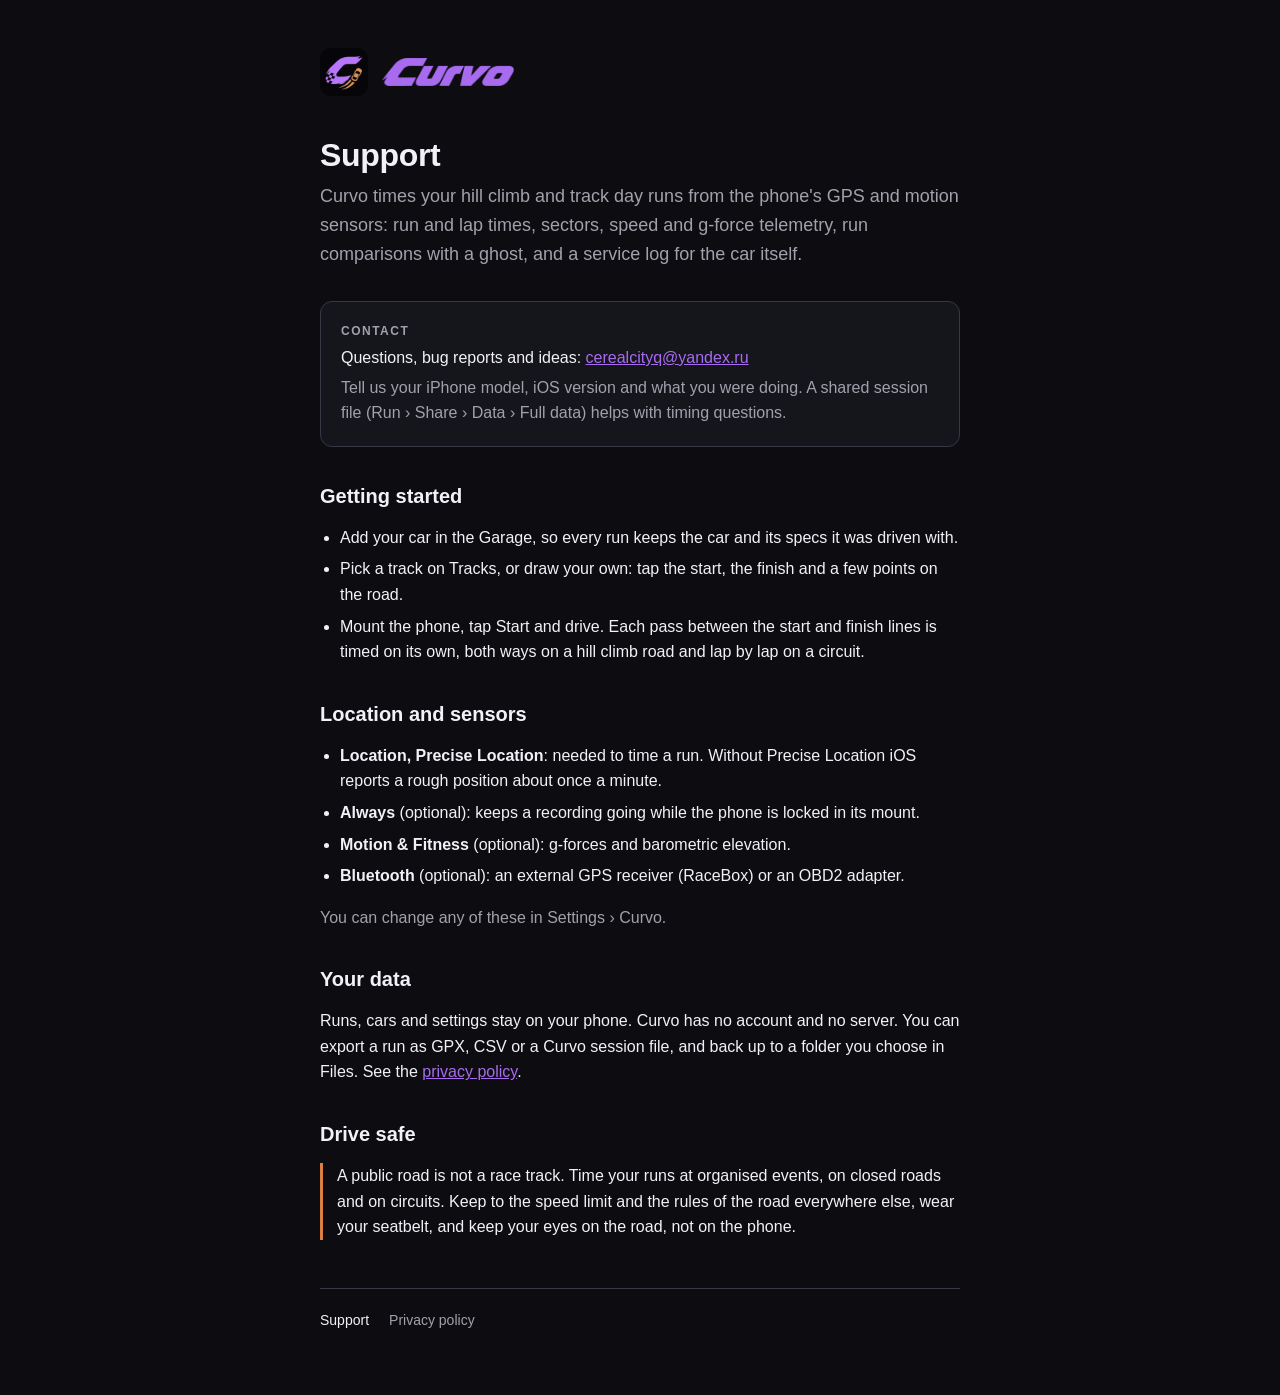
<file: index.html>
<!doctype html>
<html lang="en">
<head>
<meta charset="utf-8">
<meta name="viewport" content="width=device-width, initial-scale=1">
<title>Curvo Support</title>
<meta name="description" content="Curvo: lap and run timing for hill climbs and track days. Help and contact.">
<link rel="icon" href="icon.png">
<link rel="stylesheet" href="style.css">
</head>
<body>
<main>
  <a class="brand" href="./"><img class="icon" src="icon.png" alt=""><span class="wordmark" role="img" aria-label="Curvo"></span></a>
  <h1>Support</h1>
  <p class="lead">Curvo times your hill climb and track day runs from the phone's GPS and motion sensors: run and lap times, sectors, speed and g-force telemetry, run comparisons with a ghost, and a service log for the car itself.</p>

  <div class="card">
    <p class="eyebrow">Contact</p>
    <p>Questions, bug reports and ideas: <a href="mailto:cerealcityq@yandex.ru">cerealcityq@yandex.ru</a></p>
    <p class="muted">Tell us your iPhone model, iOS version and what you were doing. A shared session file (Run › Share › Data › Full data) helps with timing questions.</p>
  </div>

  <h2>Getting started</h2>
  <ul>
    <li>Add your car in the Garage, so every run keeps the car and its specs it was driven with.</li>
    <li>Pick a track on Tracks, or draw your own: tap the start, the finish and a few points on the road.</li>
    <li>Mount the phone, tap Start and drive. Each pass between the start and finish lines is timed on its own, both ways on a hill climb road and lap by lap on a circuit.</li>
  </ul>

  <h2>Location and sensors</h2>
  <ul>
    <li><strong>Location, Precise Location</strong>: needed to time a run. Without Precise Location iOS reports a rough position about once a minute.</li>
    <li><strong>Always</strong> (optional): keeps a recording going while the phone is locked in its mount.</li>
    <li><strong>Motion &amp; Fitness</strong> (optional): g-forces and barometric elevation.</li>
    <li><strong>Bluetooth</strong> (optional): an external GPS receiver (RaceBox) or an OBD2 adapter.</li>
  </ul>
  <p class="muted">You can change any of these in Settings › Curvo.</p>

  <h2>Your data</h2>
  <p>Runs, cars and settings stay on your phone. Curvo has no account and no server. You can export a run as GPX, CSV or a Curvo session file, and back up to a folder you choose in Files. See the <a href="privacy.html">privacy policy</a>.</p>

  <h2>Drive safe</h2>
  <p class="warn">A public road is not a race track. Time your runs at organised events, on closed roads and on circuits. Keep to the speed limit and the rules of the road everywhere else, wear your seatbelt, and keep your eyes on the road, not on the phone.</p>

  <nav><a href="./" aria-current="page">Support</a><a href="privacy.html">Privacy policy</a></nav>
</main>
</body>
</html>
</file>
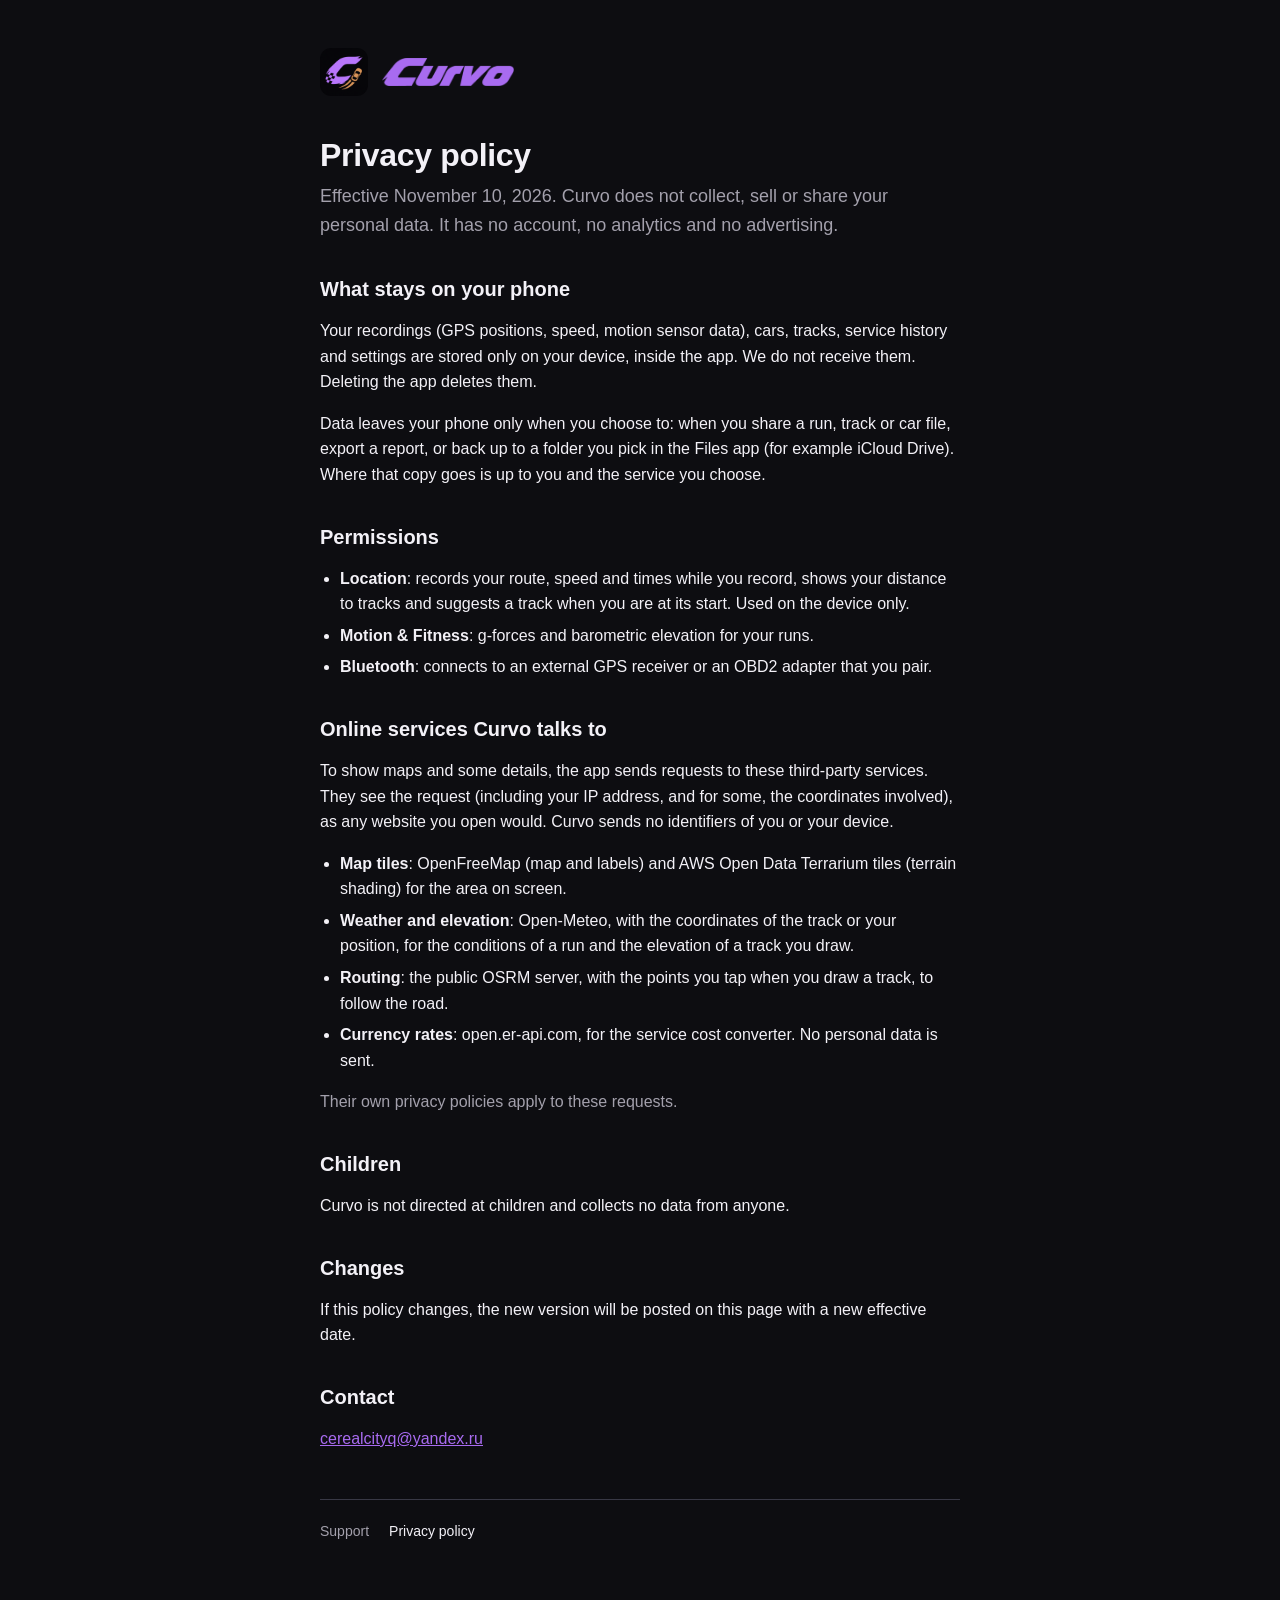
<file: privacy.html>
<!doctype html>
<html lang="en">
<head>
<meta charset="utf-8">
<meta name="viewport" content="width=device-width, initial-scale=1">
<title>Curvo Privacy Policy</title>
<meta name="description" content="How Curvo handles your data: everything stays on your phone.">
<link rel="icon" href="icon.png">
<link rel="stylesheet" href="style.css">
</head>
<body>
<main>
  <a class="brand" href="./"><img class="icon" src="icon.png" alt=""><span class="wordmark" role="img" aria-label="Curvo"></span></a>
  <h1>Privacy policy</h1>
  <p class="lead">Effective November 10, 2026. Curvo does not collect, sell or share your personal data. It has no account, no analytics and no advertising.</p>

  <h2>What stays on your phone</h2>
  <p>Your recordings (GPS positions, speed, motion sensor data), cars, tracks, service history and settings are stored only on your device, inside the app. We do not receive them. Deleting the app deletes them.</p>
  <p>Data leaves your phone only when you choose to: when you share a run, track or car file, export a report, or back up to a folder you pick in the Files app (for example iCloud Drive). Where that copy goes is up to you and the service you choose.</p>

  <h2>Permissions</h2>
  <ul>
    <li><strong>Location</strong>: records your route, speed and times while you record, shows your distance to tracks and suggests a track when you are at its start. Used on the device only.</li>
    <li><strong>Motion &amp; Fitness</strong>: g-forces and barometric elevation for your runs.</li>
    <li><strong>Bluetooth</strong>: connects to an external GPS receiver or an OBD2 adapter that you pair.</li>
  </ul>

  <h2>Online services Curvo talks to</h2>
  <p>To show maps and some details, the app sends requests to these third-party services. They see the request (including your IP address, and for some, the coordinates involved), as any website you open would. Curvo sends no identifiers of you or your device.</p>
  <ul>
    <li><strong>Map tiles</strong>: OpenFreeMap (map and labels) and AWS Open Data Terrarium tiles (terrain shading) for the area on screen.</li>
    <li><strong>Weather and elevation</strong>: Open-Meteo, with the coordinates of the track or your position, for the conditions of a run and the elevation of a track you draw.</li>
    <li><strong>Routing</strong>: the public OSRM server, with the points you tap when you draw a track, to follow the road.</li>
    <li><strong>Currency rates</strong>: open.er-api.com, for the service cost converter. No personal data is sent.</li>
  </ul>
  <p class="muted">Their own privacy policies apply to these requests.</p>

  <h2>Children</h2>
  <p>Curvo is not directed at children and collects no data from anyone.</p>

  <h2>Changes</h2>
  <p>If this policy changes, the new version will be posted on this page with a new effective date.</p>

  <h2>Contact</h2>
  <p><a href="mailto:cerealcityq@yandex.ru">cerealcityq@yandex.ru</a></p>

  <nav><a href="./">Support</a><a href="privacy.html" aria-current="page">Privacy policy</a></nav>
</main>
</body>
</html>
</file>
<file: style.css>
:root {
  --bg: #0D0D11; --surface: #15151C; --border: #383845; --fg: #F3F1F7; --muted: #A3A0AC; --accent: #A86BF0; --copper: #DB7F45;
  color-scheme: dark;
}
* { box-sizing: border-box; }
html { -webkit-text-size-adjust: 100%; }
body {
  margin: 0; background: var(--bg); color: var(--fg);
  font: 500 16px/1.6 -apple-system, BlinkMacSystemFont, "Inter", "Segoe UI", Roboto, sans-serif;
}
main { max-width: 680px; margin: 0 auto; padding: 48px 20px 64px; }
.brand { display: flex; align-items: center; gap: 14px; margin-bottom: 40px; text-decoration: none; }
.brand img.icon { width: 48px; height: 48px; border-radius: 11px; }
.wordmark { width: 132px; height: 28px; background: var(--accent); -webkit-mask: url(wordmark.png) left center / contain no-repeat; mask: url(wordmark.png) left center / contain no-repeat; }
h1 { font-size: 32px; line-height: 1.2; font-weight: 800; margin: 0 0 8px; letter-spacing: -0.01em; }
h2 { font-size: 20px; line-height: 1.3; font-weight: 700; margin: 36px 0 8px; }
p, li { color: var(--fg); }
.lead { color: var(--muted); font-size: 18px; margin: 0 0 32px; }
.muted { color: var(--muted); }
ul { padding-left: 20px; }
li { margin: 6px 0; }
a { color: var(--accent); }
.card { background: var(--surface); border: 1px solid var(--border); border-radius: 12px; padding: 16px 20px; margin: 16px 0; }
.card p { margin: 4px 0; }
.eyebrow { font-size: 12px; font-weight: 600; letter-spacing: 1.5px; text-transform: uppercase; color: var(--muted); }
nav { display: flex; gap: 20px; margin-top: 48px; padding-top: 20px; border-top: 1px solid var(--border); font-size: 14px; }
nav a { color: var(--muted); text-decoration: none; }
nav a[aria-current] { color: var(--fg); }
.warn { border-left: 3px solid var(--copper); padding-left: 14px; }
</file>
